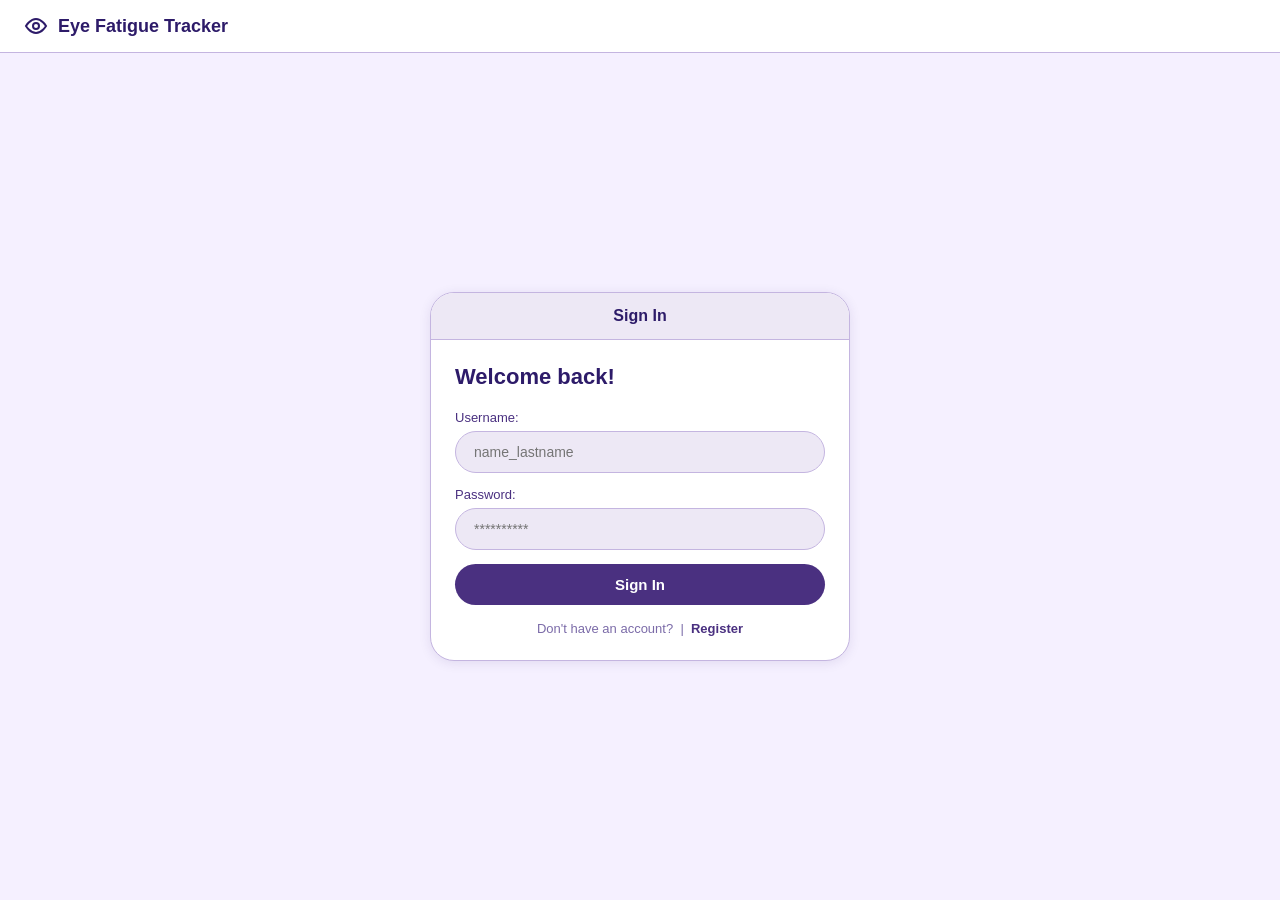
<file: deploy/ui/index.html>
<!DOCTYPE html>
<html lang="en">
<head>
  <meta charset="UTF-8" />
  <meta name="viewport" content="width=device-width, initial-scale=1.0" />
  <title>Eye Fatigue Tracker — Sign In</title>
  <link rel="stylesheet" href="style.css" />
  <style>
    /* page-specific layout */
    .page-center {
      display: flex;
      flex-direction: column;
      align-items: center;
      justify-content: center;
      min-height: calc(100vh - 53px);
      padding: 24px;
    }

    .auth-card {
      background: var(--white);
      border: 1.5px solid var(--lavender);
      border-radius: var(--radius-lg);
      width: 100%;
      max-width: 420px;
      overflow: hidden;
      box-shadow: var(--shadow);
    }

    .auth-card-title {
      background: var(--lavender-soft);
      padding: 14px 24px;
      font-size: 16px;
      font-weight: 700;
      color: var(--purple-dark);
      text-align: center;
      border-bottom: 1.5px solid var(--lavender);
    }

    .auth-card-body {
      padding: 24px;
    }

    .auth-card-body h2 {
      font-size: 22px;
      font-weight: 700;
      color: var(--purple-dark);
      margin-bottom: 20px;
    }

    .auth-footer {
      margin-top: 16px;
      text-align: center;
      font-size: 13px;
      color: var(--text-light);
    }

    .auth-footer a {
      color: var(--purple-mid);
      font-weight: 600;
      text-decoration: none;
    }

    .auth-footer a:hover {
      text-decoration: underline;
    }
  </style>
</head>
<body>

  <!-- Header -->
  <header class="header">
    <svg class="header-icon" viewBox="0 0 24 24" fill="none"
         stroke="currentColor" stroke-width="2">
      <path d="M2 12C2 12 6 5 12 5C18 5 22 12 22 12C22 12 18 19 12 19C6 19 2 12 2 12Z"/>
      <circle cx="12" cy="12" r="3"/>
    </svg>
    <h1>Eye Fatigue Tracker</h1>
  </header>

  <!-- Sign in form -->
  <main class="page-center">
    <div class="auth-card">
      <div class="auth-card-title">Sign In</div>
      <div class="auth-card-body">
        <h2>Welcome back!</h2>

        <div class="error-msg" id="login-error">
          Incorrect username or password.
        </div>

        <div class="input-group">
          <label for="username">Username:</label>
          <input type="text" id="username"
                 placeholder="name_lastname" autocomplete="username" />
        </div>

        <div class="input-group">
          <label for="password">Password:</label>
          <input type="password" id="password"
                 placeholder="**********" autocomplete="current-password" />
        </div>

        <button class="btn btn-primary" onclick="handleLogin()">
          Sign In
        </button>

        <div class="auth-footer">
          Don't have an account? &nbsp;|&nbsp;
          <a href="register.html">Register</a>
        </div>
      </div>
    </div>
  </main>

  <script src="app.js"></script>
</body>
</html>
</file>
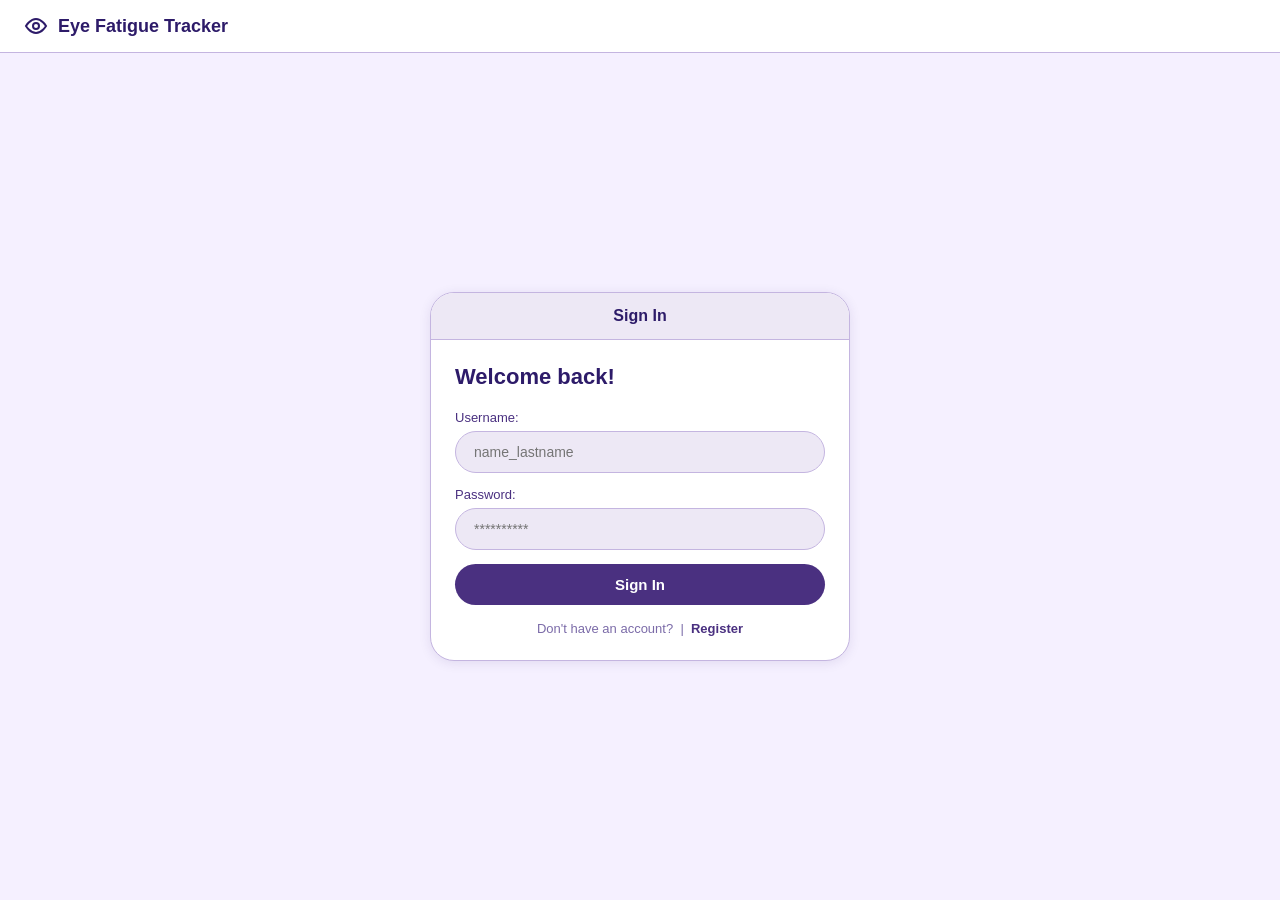
<file: deploy/ui/calibration.html>
<!DOCTYPE html>
<html lang="en">
<head>
  <meta charset="UTF-8" />
  <meta name="viewport" content="width=device-width, initial-scale=1.0" />
  <title>Eye Fatigue Tracker — Calibration</title>
  <link rel="stylesheet" href="style.css" />
  <style>
    .page-center {
      display: flex;
      align-items: center;
      justify-content: center;
      min-height: calc(100vh - 53px);
      padding: 24px;
    }

    .calib-card {
      background: var(--white);
      border: 1.5px solid var(--lavender);
      border-radius: var(--radius-lg);
      width: 100%;
      max-width: 480px;
      overflow: hidden;
      box-shadow: var(--shadow);
    }

    .calib-card-title {
      background: var(--lavender-soft);
      padding: 14px 24px;
      font-size: 16px;
      font-weight: 700;
      color: var(--purple-dark);
      text-align: center;
      border-bottom: 1.5px solid var(--lavender);
    }

    .calib-body {
      padding: 32px 28px;
    }

    .eye-icon {
      width: 64px;
      height: 64px;
      border-radius: 50%;
      background: var(--lavender-soft);
      border: 2px solid var(--lavender);
      display: flex;
      align-items: center;
      justify-content: center;
      margin: 0 auto 24px;
    }

    .calib-title {
      font-size: 20px;
      font-weight: 700;
      color: var(--purple-dark);
      text-align: center;
      margin-bottom: 8px;
    }

    .calib-sub {
      font-size: 13px;
      color: var(--text-light);
      text-align: center;
      margin-bottom: 28px;
      line-height: 1.6;
    }

    .instructions {
      background: var(--lavender-soft);
      border-radius: var(--radius-sm);
      padding: 16px 20px;
      margin-bottom: 28px;
    }

    .instruction-item {
      display: flex;
      align-items: flex-start;
      gap: 10px;
      margin-bottom: 10px;
      font-size: 13px;
      color: var(--text-mid);
      line-height: 1.5;
    }

    .instruction-item:last-child {
      margin-bottom: 0;
    }

    .bullet {
      width: 20px;
      height: 20px;
      border-radius: 50%;
      background: var(--purple-mid);
      color: var(--white);
      font-size: 11px;
      font-weight: 700;
      display: flex;
      align-items: center;
      justify-content: center;
      flex-shrink: 0;
      margin-top: 1px;
    }

    .progress-section {
      margin-bottom: 12px;
    }

    .progress-header {
      display: flex;
      justify-content: space-between;
      font-size: 13px;
      color: var(--text-light);
      margin-bottom: 8px;
    }

    .progress-bar-bg {
      background: var(--lavender-soft);
      border-radius: var(--radius-pill);
      height: 12px;
      overflow: hidden;
      border: 1px solid var(--lavender);
    }

    .progress-bar-fill {
      height: 100%;
      border-radius: var(--radius-pill);
      background: var(--purple-mid);
      width: 0%;
      transition: width 1s linear;
    }

    .calib-timer {
      text-align: center;
      font-size: 36px;
      font-weight: 700;
      color: var(--purple-dark);
      margin-top: 20px;
    }

    .calib-timer-label {
      text-align: center;
      font-size: 12px;
      color: var(--text-light);
      margin-top: 4px;
    }

    .calib-complete {
      display: none;
      text-align: center;
      padding: 16px 0 0;
    }

    .calib-complete p {
      font-size: 14px;
      color: var(--purple-mid);
      font-weight: 500;
      margin-bottom: 16px;
    }

    .btn-end-calib {
      background: #FF9999;
      color: var(--white);
      padding: 12px 24px;
      border-radius: var(--radius-pill);
      border: none;
      font-weight: 600;
      cursor: pointer;
      font-size: 14px;
      width: 100%;
      margin-top: 24px;
    }

    .btn-end-calib:hover {
      opacity: 0.85;
    }
  </style>
</head>
<body>

  <!-- Header -->
  <header class="header">
    <svg class="header-icon" viewBox="0 0 24 24" fill="none"
         stroke="currentColor" stroke-width="2">
      <path d="M2 12C2 12 6 5 12 5C18 5 22 12 22 12C22 12 18 19 12 19C6 19 2 12 2 12Z"/>
      <circle cx="12" cy="12" r="3"/>
    </svg>
    <h1>Eye Fatigue Tracker</h1>
  </header>

  <main class="page-center">
    <div class="calib-card">
      <div class="calib-card-title">Calibration</div>
      <div class="calib-body">

        <div class="eye-icon">
          <svg width="32" height="32" viewBox="0 0 24 24" fill="none"
               stroke="#4A3080" stroke-width="1.5">
            <path d="M2 12C2 12 6 5 12 5C18 5 22 12 22 12C22 12 18 19 12 19C6 19 2 12 2 12Z"/>
            <circle cx="12" cy="12" r="3"/>
          </svg>
        </div>

        <div class="calib-title">Establishing your baseline</div>
        <div class="calib-sub">
          Please remain still and blink naturally while we calibrate
          the system to your personal blink pattern.
        </div>

        <div class="instructions">
          <div class="instruction-item">
            <div class="bullet">1</div>
            Sit comfortably and look at the screen naturally
          </div>
          <div class="instruction-item">
            <div class="bullet">2</div>
            Blink at your normal rate, do not try to control it
          </div>
          <div class="instruction-item">
            <div class="bullet">3</div>
            Avoid rubbing your eyes or looking away for long periods
          </div>
          <div class="instruction-item">
            <div class="bullet">4</div>
            The system will notify you when calibration is complete
          </div>
        </div>

        <div class="progress-section">
          <div class="progress-header">
            <span id="calib-status">Calibrating...</span>
            <span id="calib-percent">0%</span>
          </div>
          <div class="progress-bar-bg">
            <div class="progress-bar-fill" id="calib-bar"></div>
          </div>
        </div>

        <div class="calib-timer" id="calib-timer">05:00</div>
        <div class="calib-timer-label">remaining</div>

        <button class="btn-end-calib" onclick="window.location.href='dashboard.html'">End Calibration</button>

        <div class="calib-complete" id="calib-complete">
          <p>Calibration complete — taking you to your dashboard.</p>
        </div>

      </div>
    </div>
  </main>

  <script src="app.js"></script>
</body>
</html>
</file>
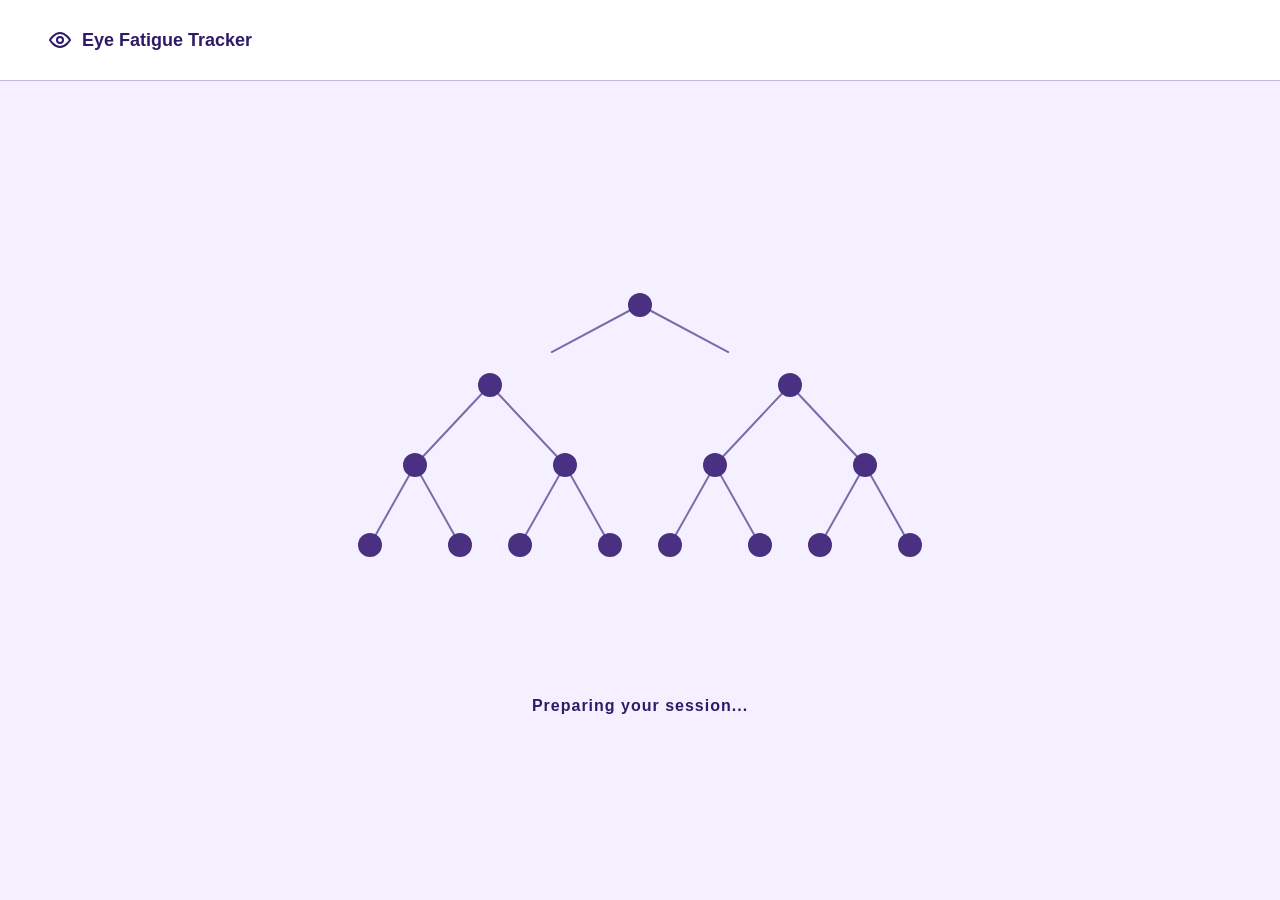
<file: deploy/ui/loading.html>
<!DOCTYPE html>
<html lang="en">
<head>
  <meta charset="UTF-8" />
  <meta name="viewport" content="width=device-width, initial-scale=1.0" />
  <title>Eye Fatigue Tracker — Loading</title>
  <link rel="stylesheet" href="style.css" />
  <style>
    body {
      display: flex;
      flex-direction: column;
      align-items: center;
      justify-content: center;
      min-height: 100vh;
      background: var(--bg);
    }

    .loading-container {
      display: flex;
      flex-direction: column;
      align-items: center;
      gap: 40px;
    }

    .header {
      width: 100%;
      border-bottom: 1.5px solid var(--lavender);
      position: absolute;
      top: 0;
      left: 0;
    }

    .loading-content {
      display: flex;
      flex-direction: column;
      align-items: center;
      gap: 32px;
      margin-top: 80px;
    }

    .tree-canvas {
      width: 100%;
      max-width: 600px;
      height: 400px;
    }

    .loading-text {
      font-size: 16px;
      font-weight: 600;
      color: var(--purple-dark);
      text-align: center;
      letter-spacing: 1px;
    }

    /* Node animation styles */
    @keyframes nodeAppear {
      0% {
        opacity: 0;
        transform: scale(0);
      }
      50% {
        opacity: 1;
      }
      100% {
        opacity: 1;
        transform: scale(1);
      }
    }

    @keyframes lineAppear {
      0% {
        opacity: 0;
        stroke-dasharray: 100;
        stroke-dashoffset: 100;
      }
      100% {
        opacity: 1;
        stroke-dasharray: 100;
        stroke-dashoffset: 0;
      }
    }

    .tree-node {
      animation: nodeAppear 0.4s ease-out forwards;
      transform-origin: center;
    }

    .tree-line {
      animation: lineAppear 0.5s ease-out forwards;
      stroke-linecap: round;
      stroke-linejoin: round;
    }
  </style>
</head>
<body>

  <!-- Header -->
  <header class="header">
    <div style="display: flex; align-items: center; gap: 10px; padding: 14px 24px;">
      <svg class="header-icon" viewBox="0 0 24 24" fill="none"
           stroke="currentColor" stroke-width="2">
        <path d="M2 12C2 12 6 5 12 5C18 5 22 12 22 12C22 12 18 19 12 19C6 19 2 12 2 12Z"/>
        <circle cx="12" cy="12" r="3"/>
      </svg>
      <h1>Eye Fatigue Tracker</h1>
    </div>
  </header>

  <div class="loading-content">
    <svg id="tree-svg" class="tree-canvas" viewBox="0 0 600 400" preserveAspectRatio="xMidYMid meet">
      <!-- Tree will be drawn here -->
    </svg>
    <div class="loading-text">Preparing your session...</div>
  </div>

  <script>
    const svg = document.getElementById('tree-svg');
    const NS = 'http://www.w3.org/2000/svg';

    // Color scheme from style.css
    const nodeColor = '#4A3080';
    const lineColor = '#7B6BA8';
    const nodeRadius = 12;

    // Tree structure: positions for a binary tree animation
    // Level 0 (root): 1 node
    // Level 1: 2 nodes
    // Level 2: 4 nodes
    // Level 3: 8 nodes

    const treeStructure = [
      // Level 0 - Root
      { id: 0, x: 300, y: 40, level: 0 },
      // Level 1 - Children of root
      { id: 1, x: 150, y: 120, level: 1, parent: 0 },
      { id: 2, x: 450, y: 120, level: 1, parent: 0 },
      // Level 2 - Grandchildren
      { id: 3, x: 75, y: 200, level: 2, parent: 1 },
      { id: 4, x: 225, y: 200, level: 2, parent: 1 },
      { id: 5, x: 375, y: 200, level: 2, parent: 2 },
      { id: 6, x: 525, y: 200, level: 2, parent: 2 },
      // Level 3 - Great-grandchildren
      { id: 7, x: 30, y: 280, level: 3, parent: 3 },
      { id: 8, x: 120, y: 280, level: 3, parent: 3 },
      { id: 9, x: 180, y: 280, level: 3, parent: 4 },
      { id: 10, x: 270, y: 280, level: 3, parent: 4 },
      { id: 11, x: 330, y: 280, level: 3, parent: 5 },
      { id: 12, x: 420, y: 280, level: 3, parent: 5 },
      { id: 13, x: 480, y: 280, level: 3, parent: 6 },
      { id: 14, x: 570, y: 280, level: 3, parent: 6 },
    ];

    function drawTree() {
      // First pass: draw all lines with staggered animation
      const edges = [];
      treeStructure.forEach(node => {
        if (node.parent !== undefined) {
          const parentNode = treeStructure.find(n => n.id === node.parent);
          edges.push({ parent: parentNode, child: node });
        }
      });

      // Draw lines
      edges.forEach((edge, idx) => {
        const line = document.createElementNS(NS, 'line');
        line.setAttribute('x1', edge.parent.x);
        line.setAttribute('y1', edge.parent.y);
        line.setAttribute('x2', edge.child.x);
        line.setAttribute('y2', edge.child.y);
        line.setAttribute('stroke', lineColor);
        line.setAttribute('stroke-width', '2');
        line.setAttribute('class', 'tree-line');
        line.style.animationDelay = `${idx * 0.1}s`;
        svg.appendChild(line);
      });

      // Draw nodes
      treeStructure.forEach((node, idx) => {
        const circle = document.createElementNS(NS, 'circle');
        circle.setAttribute('cx', node.x);
        circle.setAttribute('cy', node.y);
        circle.setAttribute('r', nodeRadius);
        circle.setAttribute('fill', nodeColor);
        circle.setAttribute('class', 'tree-node');
        circle.style.animationDelay = `${idx * 0.15}s`;
        svg.appendChild(circle);
      });
    }

    function redirectToSession() {
      window.location.href = 'session.html';
    }

    // Start animation
    drawTree();

    // Redirect after 5 seconds
    setTimeout(redirectToSession, 5000);
  </script>
</body>
</html>
</file>
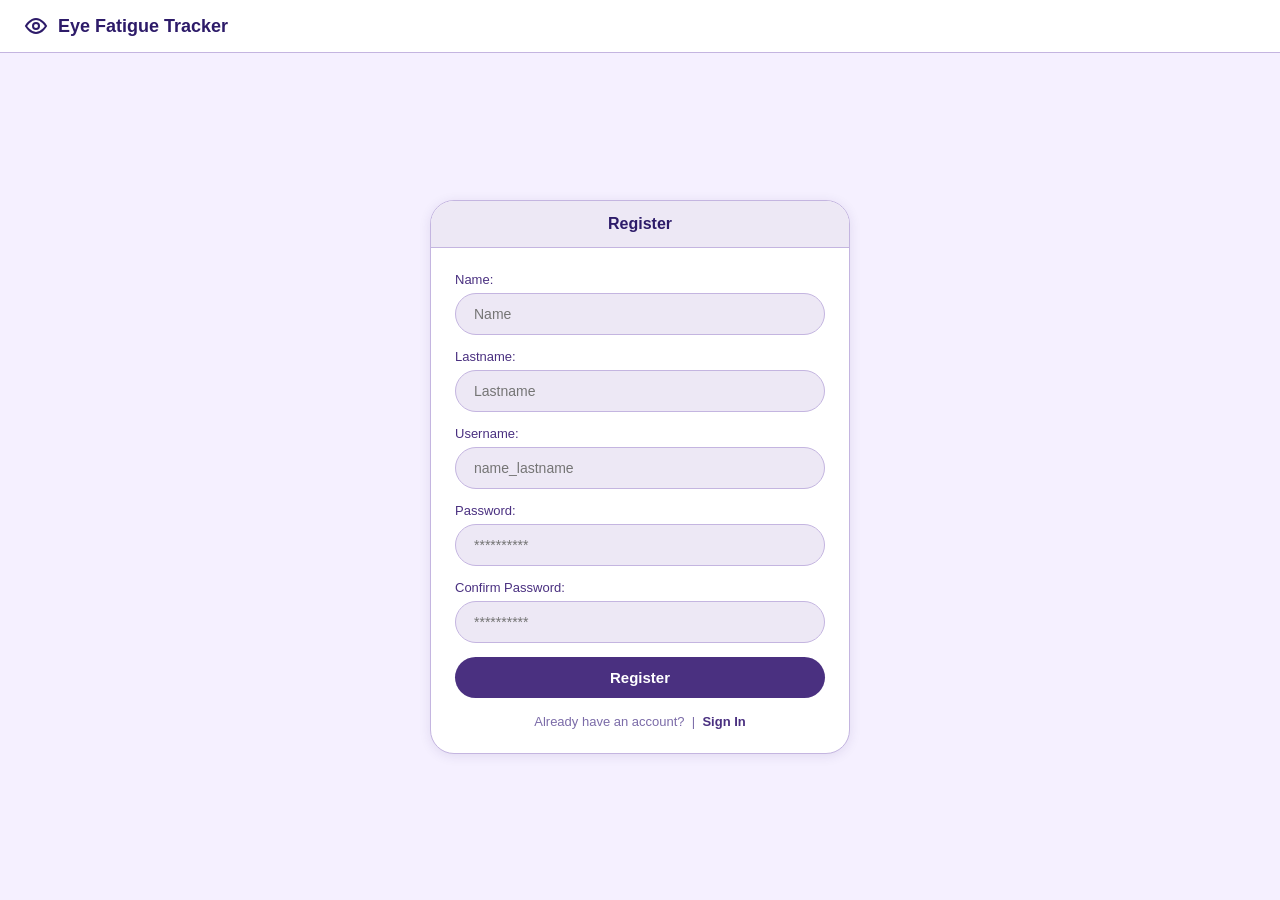
<file: deploy/ui/register.html>
<!DOCTYPE html>
<html lang="en">
<head>
  <meta charset="UTF-8" />
  <meta name="viewport" content="width=device-width, initial-scale=1.0" />
  <title>Eye Fatigue Tracker — Register</title>
  <link rel="stylesheet" href="style.css" />
  <style>
    .page-center {
      display: flex;
      flex-direction: column;
      align-items: center;
      justify-content: center;
      min-height: calc(100vh - 53px);
      padding: 24px;
    }

    .auth-card {
      background: var(--white);
      border: 1.5px solid var(--lavender);
      border-radius: var(--radius-lg);
      width: 100%;
      max-width: 420px;
      overflow: hidden;
      box-shadow: var(--shadow);
    }

    .auth-card-title {
      background: var(--lavender-soft);
      padding: 14px 24px;
      font-size: 16px;
      font-weight: 700;
      color: var(--purple-dark);
      text-align: center;
      border-bottom: 1.5px solid var(--lavender);
    }

    .auth-card-body {
      padding: 24px;
    }

    .auth-footer {
      margin-top: 16px;
      text-align: center;
      font-size: 13px;
      color: var(--text-light);
    }

    .auth-footer a {
      color: var(--purple-mid);
      font-weight: 600;
      text-decoration: none;
    }

    .auth-footer a:hover {
      text-decoration: underline;
    }
  </style>
</head>
<body>

  <!-- Header -->
  <header class="header">
    <svg class="header-icon" viewBox="0 0 24 24" fill="none"
         stroke="currentColor" stroke-width="2">
      <path d="M2 12C2 12 6 5 12 5C18 5 22 12 22 12C22 12 18 19 12 19C6 19 2 12 2 12Z"/>
      <circle cx="12" cy="12" r="3"/>
    </svg>
    <h1>Eye Fatigue Tracker</h1>
  </header>

  <!-- Register form -->
  <main class="page-center">
    <div class="auth-card">
      <div class="auth-card-title">Register</div>
      <div class="auth-card-body">

        <div class="error-msg" id="register-error"></div>

        <div class="input-group">
          <label for="reg-name">Name:</label>
          <input type="text" id="reg-name" placeholder="Name" />
        </div>

        <div class="input-group">
          <label for="reg-lastname">Lastname:</label>
          <input type="text" id="reg-lastname" placeholder="Lastname" />
        </div>
        
        <div class="input-group">
            <label for="reg-username">Username:</label>
            <input type="text" id="reg-username" placeholder="name_lastname" />
        </div>

        <div class="input-group">
          <label for="reg-password">Password:</label>
          <input type="password" id="reg-password"
                 placeholder="**********" />
        </div>

        <div class="input-group">
          <label for="reg-confirm">Confirm Password:</label>
          <input type="password" id="reg-confirm"
                 placeholder="**********" />
        </div>

        <button class="btn btn-primary" onclick="handleRegister()">
          Register
        </button>

        <div class="auth-footer">
          Already have an account? &nbsp;|&nbsp;
          <a href="index.html">Sign In</a>
        </div>
      </div>
    </div>
  </main>

  <script src="app.js"></script>
</body>
</html>
</file>
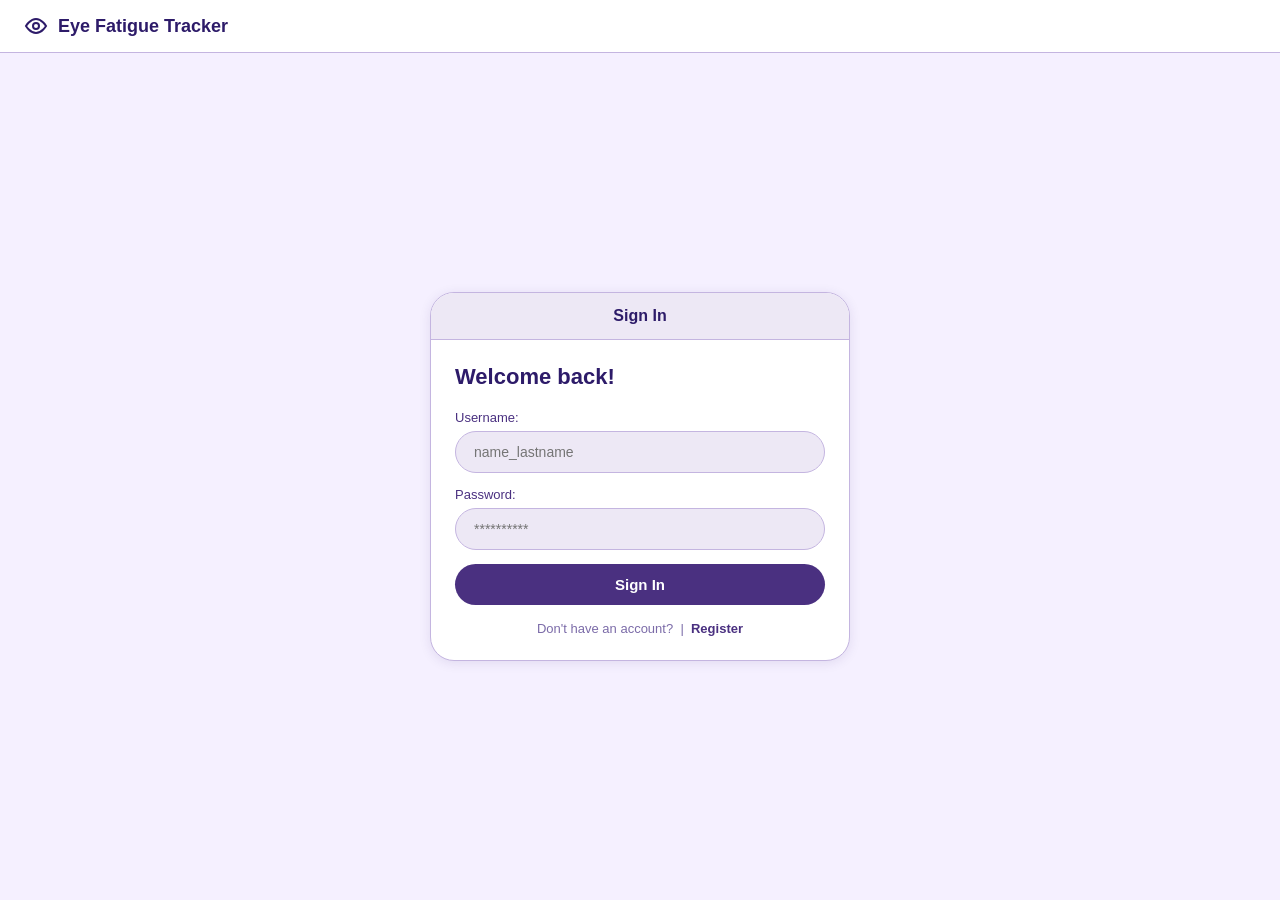
<file: src/server/ui/adjust_device.html>
<!DOCTYPE html>
<html lang="en">
<head>
  <meta charset="UTF-8" />
  <meta name="viewport" content="width=device-width, initial-scale=1.0" />
  <title>Eye Fatigue Tracker — Adjust Camera</title>
  <link rel="stylesheet" href="style.css" />
  <style>
    .page-center {
      display: flex;
      align-items: center;
      justify-content: center;
      min-height: calc(100vh - 53px);
      padding: 24px;
    }

    .adjust-card {
      background: var(--lavender-soft);
      border-radius: 28px;
      width: min(92vw, 420px);
      aspect-ratio: 1;
      display: flex;
      flex-direction: column;
      align-items: center;
      justify-content: center;
      gap: 20px;
      padding: 40px 32px;
      text-align: center;
    }

    .eye-icon {
      width: 72px;
      height: 72px;
      color: var(--purple-dark);
    }

    .adjust-title {
      font-size: 22px;
      font-weight: 700;
      color: var(--purple-dark);
    }

    .adjust-sub {
      font-size: 14px;
      color: var(--text-mid);
      line-height: 1.5;
      max-width: 280px;
    }

    .blink-state {
      font-size: 56px;
      font-weight: 700;
      color: var(--purple-dark);
      letter-spacing: 2px;
      min-height: 68px;
      transition: opacity 0.15s ease;
    }

    .blink-state.open {
      opacity: 0.85;
    }

    .btn-next {
      background: var(--green);
      color: var(--white);
      padding: 12px 48px;
      border-radius: var(--radius-pill);
      border: none;
      font-weight: 600;
      cursor: pointer;
      font-size: 15px;
      margin-top: 8px;
    }

    .btn-next:hover {
      opacity: 0.85;
    }

    .btn-next:disabled {
      opacity: 0.6;
      cursor: wait;
    }
  </style>
</head>
<body>

  <header class="header">
    <svg class="header-icon" viewBox="0 0 24 24" fill="none"
         stroke="currentColor" stroke-width="2">
      <path d="M2 12C2 12 6 5 12 5C18 5 22 12 22 12C22 12 18 19 12 19C6 19 2 12 2 12Z"/>
      <circle cx="12" cy="12" r="3"/>
    </svg>
    <h1>Eye Fatigue Tracker</h1>
  </header>

  <main class="page-center">
    <div class="adjust-card">
      <svg class="eye-icon" viewBox="0 0 24 24" fill="none"
           stroke="currentColor" stroke-width="1.5">
        <path d="M2 12C2 12 6 5 12 5C18 5 22 12 22 12C22 12 18 19 12 19C6 19 2 12 2 12Z"/>
        <circle cx="12" cy="12" r="3"/>
      </svg>

      <div class="adjust-title">Adjust the Camera</div>
      <div class="adjust-sub">Until your blinks match states shown below</div>

      <div class="blink-state open" id="blink-state">OPEN</div>

      <button class="btn-next" id="btn-next" type="button">Next</button>
    </div>
  </main>

  <script src="app.js"></script>
</body>
</html>
</file>
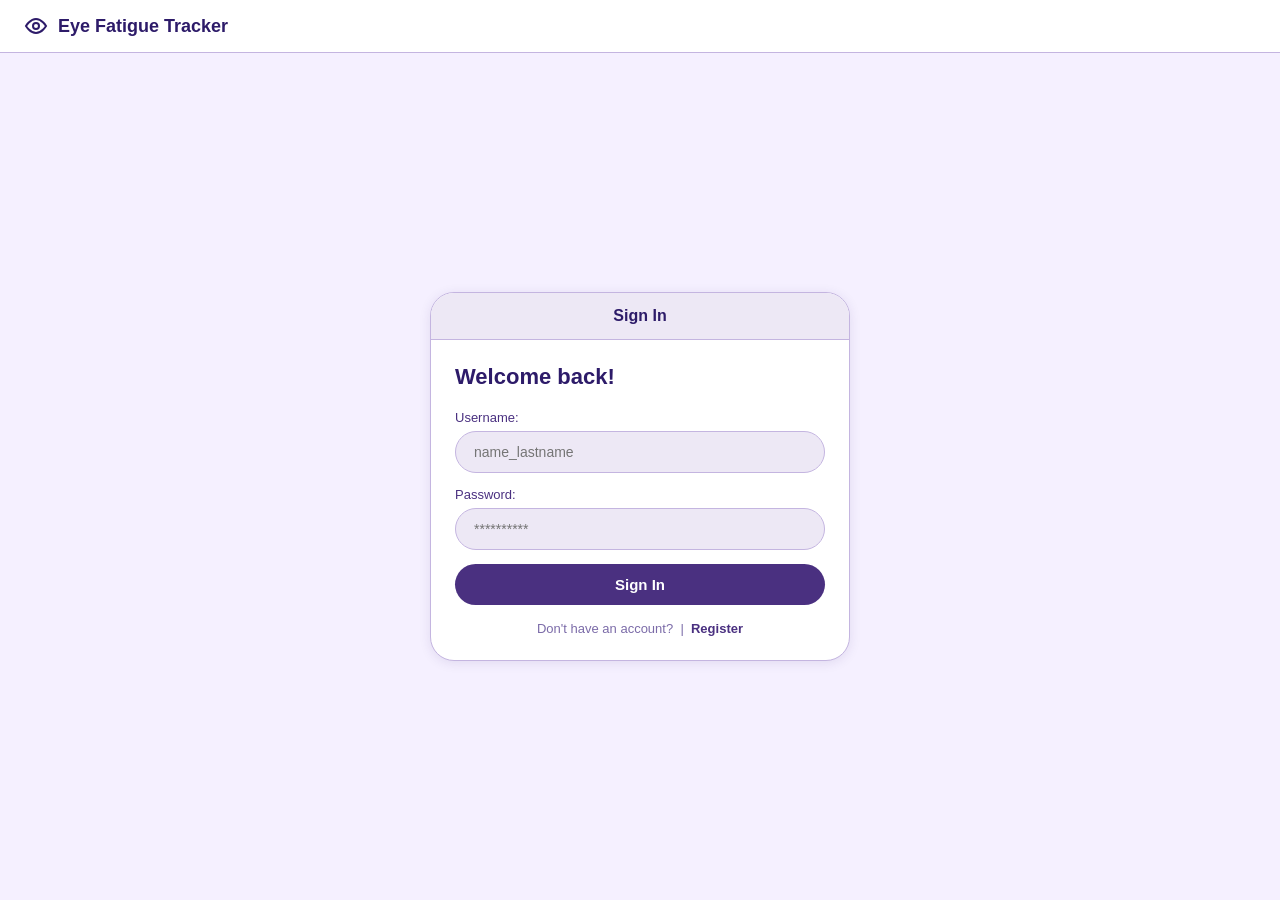
<file: src/server/ui/calibration.html>
<!DOCTYPE html>
<html lang="en">
<head>
  <meta charset="UTF-8" />
  <meta name="viewport" content="width=device-width, initial-scale=1.0" />
  <title>Eye Fatigue Tracker — Calibration</title>
  <link rel="stylesheet" href="style.css" />
  <style>
    .page-center {
      display: flex;
      align-items: center;
      justify-content: center;
      min-height: calc(100vh - 53px);
      padding: 24px;
    }

    .calib-card {
      background: var(--white);
      border: 1.5px solid var(--lavender);
      border-radius: var(--radius-lg);
      width: 100%;
      max-width: 480px;
      overflow: hidden;
      box-shadow: var(--shadow);
    }

    .calib-card-title {
      background: var(--lavender-soft);
      padding: 14px 24px;
      font-size: 16px;
      font-weight: 700;
      color: var(--purple-dark);
      text-align: center;
      border-bottom: 1.5px solid var(--lavender);
    }

    .calib-body {
      padding: 32px 28px;
    }

    .eye-icon {
      width: 64px;
      height: 64px;
      border-radius: 50%;
      background: var(--lavender-soft);
      border: 2px solid var(--lavender);
      display: flex;
      align-items: center;
      justify-content: center;
      margin: 0 auto 24px;
    }

    .calib-title {
      font-size: 20px;
      font-weight: 700;
      color: var(--purple-dark);
      text-align: center;
      margin-bottom: 8px;
    }

    .calib-sub {
      font-size: 13px;
      color: var(--text-light);
      text-align: center;
      margin-bottom: 28px;
      line-height: 1.6;
    }

    .instructions {
      background: var(--lavender-soft);
      border-radius: var(--radius-sm);
      padding: 16px 20px;
      margin-bottom: 28px;
    }

    .instruction-item {
      display: flex;
      align-items: flex-start;
      gap: 10px;
      margin-bottom: 10px;
      font-size: 13px;
      color: var(--text-mid);
      line-height: 1.5;
    }

    .instruction-item:last-child {
      margin-bottom: 0;
    }

    .bullet {
      width: 20px;
      height: 20px;
      border-radius: 50%;
      background: var(--purple-mid);
      color: var(--white);
      font-size: 11px;
      font-weight: 700;
      display: flex;
      align-items: center;
      justify-content: center;
      flex-shrink: 0;
      margin-top: 1px;
    }

    .progress-section {
      margin-bottom: 12px;
    }

    .progress-header {
      display: flex;
      justify-content: space-between;
      font-size: 13px;
      color: var(--text-light);
      margin-bottom: 8px;
    }

    .progress-bar-bg {
      background: var(--lavender-soft);
      border-radius: var(--radius-pill);
      height: 12px;
      overflow: hidden;
      border: 1px solid var(--lavender);
    }

    .progress-bar-fill {
      height: 100%;
      border-radius: var(--radius-pill);
      background: var(--purple-mid);
      width: 0%;
      transition: width 1s linear;
    }

    .calib-timer {
      text-align: center;
      font-size: 36px;
      font-weight: 700;
      color: var(--purple-dark);
      margin-top: 20px;
    }

    .calib-timer-label {
      text-align: center;
      font-size: 12px;
      color: var(--text-light);
      margin-top: 4px;
    }

    .calib-complete {
      display: none;
      text-align: center;
      padding: 16px 0 0;
    }

    .calib-complete p {
      font-size: 14px;
      color: var(--purple-mid);
      font-weight: 500;
      margin-bottom: 16px;
    }

    .btn-end-calib {
      background: #FF9999;
      color: var(--white);
      padding: 12px 24px;
      border-radius: var(--radius-pill);
      border: none;
      font-weight: 600;
      cursor: pointer;
      font-size: 14px;
      width: 100%;
      margin-top: 24px;
    }

    .btn-end-calib:hover {
      opacity: 0.85;
    }
  </style>
</head>
<body>

  <!-- Header -->
  <header class="header">
    <svg class="header-icon" viewBox="0 0 24 24" fill="none"
         stroke="currentColor" stroke-width="2">
      <path d="M2 12C2 12 6 5 12 5C18 5 22 12 22 12C22 12 18 19 12 19C6 19 2 12 2 12Z"/>
      <circle cx="12" cy="12" r="3"/>
    </svg>
    <h1>Eye Fatigue Tracker</h1>
  </header>

  <main class="page-center">
    <div class="calib-card">
      <div class="calib-card-title">Calibration</div>
      <div class="calib-body">

        <div class="eye-icon">
          <svg width="32" height="32" viewBox="0 0 24 24" fill="none"
               stroke="#4A3080" stroke-width="1.5">
            <path d="M2 12C2 12 6 5 12 5C18 5 22 12 22 12C22 12 18 19 12 19C6 19 2 12 2 12Z"/>
            <circle cx="12" cy="12" r="3"/>
          </svg>
        </div>

        <div class="calib-title">Establishing your baseline</div>
        <div class="calib-sub">
          Please remain still and blink naturally while we calibrate
          the system to your personal blink pattern.
        </div>

        <div class="instructions">
          <div class="instruction-item">
            <div class="bullet">1</div>
            Sit comfortably and look at the screen naturally
          </div>
          <div class="instruction-item">
            <div class="bullet">2</div>
            Blink at your normal rate, do not try to control it
          </div>
          <div class="instruction-item">
            <div class="bullet">3</div>
            Avoid rubbing your eyes or looking away for long periods
          </div>
          <div class="instruction-item">
            <div class="bullet">4</div>
            The system will notify you when calibration is complete
          </div>
        </div>

        <div class="progress-section">
          <div class="progress-header">
            <span id="calib-status">Calibrating...</span>
            <span id="calib-percent">0%</span>
          </div>
          <div class="progress-bar-bg">
            <div class="progress-bar-fill" id="calib-bar"></div>
          </div>
        </div>

        <div class="calib-timer" id="calib-timer">05:00</div>
        <div class="calib-timer-label">remaining</div>

        <button class="btn-end-calib" type="button">End Calibration</button>

        <div class="calib-complete" id="calib-complete">
          <p>Calibration complete — preparing your session model.</p>
        </div>

      </div>
    </div>
  </main>

  <script src="app.js"></script>
</body>
</html>
</file>
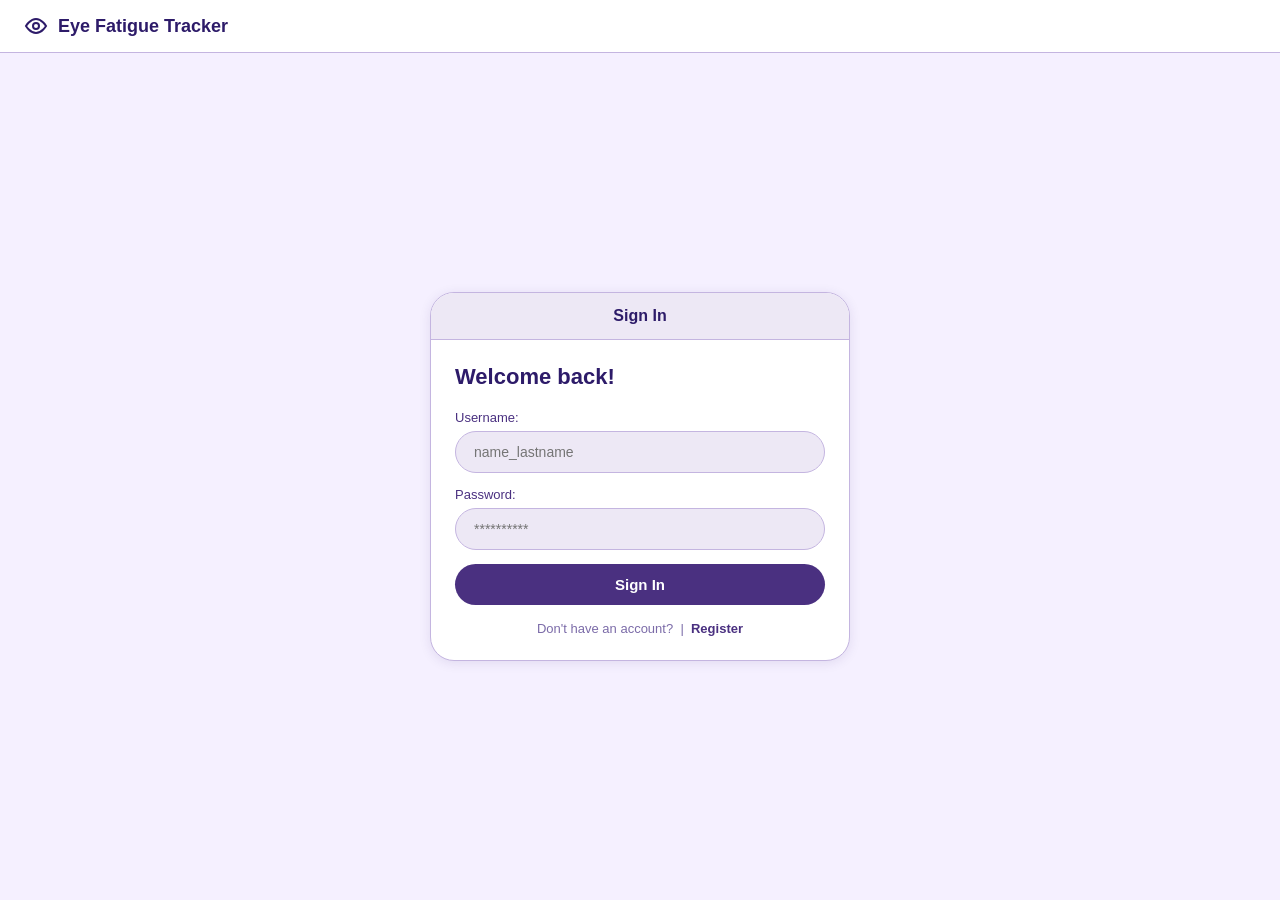
<file: src/server/ui/loading.html>
<!DOCTYPE html>
<html lang="en">
<head>
  <meta charset="UTF-8" />
  <meta name="viewport" content="width=device-width, initial-scale=1.0" />
  <title>Eye Fatigue Tracker — Loading</title>
  <link rel="stylesheet" href="style.css" />
  <style>
    body {
      display: flex;
      flex-direction: column;
      align-items: center;
      justify-content: center;
      min-height: 100vh;
      background: var(--bg);
    }

    .loading-container {
      display: flex;
      flex-direction: column;
      align-items: center;
      gap: 40px;
    }

    .header {
      width: 100%;
      border-bottom: 1.5px solid var(--lavender);
      position: absolute;
      top: 0;
      left: 0;
    }

    .loading-content {
      display: flex;
      flex-direction: column;
      align-items: center;
      gap: 32px;
      margin-top: 80px;
    }

    .tree-canvas {
      width: 100%;
      max-width: 600px;
      height: 400px;
    }

    .loading-text {
      font-size: 16px;
      font-weight: 600;
      color: var(--purple-dark);
      text-align: center;
      letter-spacing: 1px;
    }

    /* Node animation styles */
    @keyframes nodeAppear {
      0% {
        opacity: 0;
        transform: scale(0);
      }
      50% {
        opacity: 1;
      }
      100% {
        opacity: 1;
        transform: scale(1);
      }
    }

    @keyframes lineAppear {
      0% {
        opacity: 0;
        stroke-dasharray: 100;
        stroke-dashoffset: 100;
      }
      100% {
        opacity: 1;
        stroke-dasharray: 100;
        stroke-dashoffset: 0;
      }
    }

    .tree-node {
      animation: nodeAppear 0.4s ease-out forwards;
      transform-origin: center;
    }

    .tree-line {
      animation: lineAppear 0.5s ease-out forwards;
      stroke-linecap: round;
      stroke-linejoin: round;
    }
  </style>
</head>
<body>

  <!-- Header -->
  <header class="header">
    <div style="display: flex; align-items: center; gap: 10px; padding: 14px 24px;">
      <svg class="header-icon" viewBox="0 0 24 24" fill="none"
           stroke="currentColor" stroke-width="2">
        <path d="M2 12C2 12 6 5 12 5C18 5 22 12 22 12C22 12 18 19 12 19C6 19 2 12 2 12Z"/>
        <circle cx="12" cy="12" r="3"/>
      </svg>
      <h1>Eye Fatigue Tracker</h1>
    </div>
  </header>

  <div class="loading-content">
    <svg id="tree-svg" class="tree-canvas" viewBox="0 0 600 400" preserveAspectRatio="xMidYMid meet">
      <!-- Tree will be drawn here -->
    </svg>
    <div class="loading-text">Preparing your session...</div>
  </div>

  <script>
    const svg = document.getElementById('tree-svg');
    const NS = 'http://www.w3.org/2000/svg';

    // Color scheme from style.css
    const nodeColor = '#4A3080';
    const lineColor = '#7B6BA8';
    const nodeRadius = 12;

    // Tree structure: positions for a binary tree animation
    // Level 0 (root): 1 node
    // Level 1: 2 nodes
    // Level 2: 4 nodes
    // Level 3: 8 nodes

    const treeStructure = [
      // Level 0 - Root
      { id: 0, x: 300, y: 40, level: 0 },
      // Level 1 - Children of root
      { id: 1, x: 150, y: 120, level: 1, parent: 0 },
      { id: 2, x: 450, y: 120, level: 1, parent: 0 },
      // Level 2 - Grandchildren
      { id: 3, x: 75, y: 200, level: 2, parent: 1 },
      { id: 4, x: 225, y: 200, level: 2, parent: 1 },
      { id: 5, x: 375, y: 200, level: 2, parent: 2 },
      { id: 6, x: 525, y: 200, level: 2, parent: 2 },
      // Level 3 - Great-grandchildren
      { id: 7, x: 30, y: 280, level: 3, parent: 3 },
      { id: 8, x: 120, y: 280, level: 3, parent: 3 },
      { id: 9, x: 180, y: 280, level: 3, parent: 4 },
      { id: 10, x: 270, y: 280, level: 3, parent: 4 },
      { id: 11, x: 330, y: 280, level: 3, parent: 5 },
      { id: 12, x: 420, y: 280, level: 3, parent: 5 },
      { id: 13, x: 480, y: 280, level: 3, parent: 6 },
      { id: 14, x: 570, y: 280, level: 3, parent: 6 },
    ];

    function drawTree() {
      // First pass: draw all lines with staggered animation
      const edges = [];
      treeStructure.forEach(node => {
        if (node.parent !== undefined) {
          const parentNode = treeStructure.find(n => n.id === node.parent);
          edges.push({ parent: parentNode, child: node });
        }
      });

      // Draw lines
      edges.forEach((edge, idx) => {
        const line = document.createElementNS(NS, 'line');
        line.setAttribute('x1', edge.parent.x);
        line.setAttribute('y1', edge.parent.y);
        line.setAttribute('x2', edge.child.x);
        line.setAttribute('y2', edge.child.y);
        line.setAttribute('stroke', lineColor);
        line.setAttribute('stroke-width', '2');
        line.setAttribute('class', 'tree-line');
        line.style.animationDelay = `${idx * 0.1}s`;
        svg.appendChild(line);
      });

      // Draw nodes
      treeStructure.forEach((node, idx) => {
        const circle = document.createElementNS(NS, 'circle');
        circle.setAttribute('cx', node.x);
        circle.setAttribute('cy', node.y);
        circle.setAttribute('r', nodeRadius);
        circle.setAttribute('fill', nodeColor);
        circle.setAttribute('class', 'tree-node');
        circle.style.animationDelay = `${idx * 0.15}s`;
        svg.appendChild(circle);
      });
    }

    drawTree();
  </script>
  <script src="app.js"></script>
</body>
</html>
</file>
<file: deploy/ui/style.css>
/* ── Variables ── */
:root {
  --purple-dark:   #2D1B69;
  --purple-mid:    #4A3080;
  --purple-light:  #7B6BA8;
  --lavender:      #C4B5E0;
  --lavender-soft: #EDE8F5;
  --bg:            #F5F0FF;
  --white:         #FFFFFF;
  --text-dark:     #1A1035;
  --text-mid:      #4A3080;
  --text-light:    #7B6BA8;
  --orange:        #FF6B35;
  --green:         #4CAF50;
  --red:           #F44336;
  --radius-sm:     8px;
  --radius-md:     16px;
  --radius-lg:     24px;
  --radius-pill:   999px;
  --shadow:        0 2px 12px rgba(45, 27, 105, 0.1);
}

/* ── Reset ── */
* {
  margin: 0;
  padding: 0;
  box-sizing: border-box;
}

body {
  font-family: -apple-system, BlinkMacSystemFont, "Segoe UI", sans-serif;
  background: var(--bg);
  color: var(--text-dark);
  min-height: 100vh;
}

/* ── Header ── */
.header {
  display: flex;
  align-items: center;
  gap: 10px;
  padding: 14px 24px;
  background: var(--white);
  border-bottom: 1.5px solid var(--lavender);
}

.header-icon {
  width: 24px;
  height: 24px;
  color: var(--purple-dark);
}

.header h1 {
  font-size: 18px;
  font-weight: 600;
  color: var(--purple-dark);
}

/* ── Cards ── */
.card {
  background: var(--white);
  border-radius: var(--radius-md);
  border: 1.5px solid var(--lavender);
  padding: 16px;
  box-shadow: var(--shadow);
}

.card-title {
  font-size: 13px;
  font-weight: 600;
  color: var(--text-dark);
  margin-bottom: 12px;
  padding-bottom: 8px;
  border-bottom: 1.5px solid var(--lavender-soft);
}

/* ── Inputs ── */
.input-group {
  display: flex;
  flex-direction: column;
  gap: 6px;
  margin-bottom: 14px;
}

.input-group label {
  font-size: 13px;
  font-weight: 500;
  color: var(--text-mid);
}

.input-group input {
  padding: 12px 18px;
  border-radius: var(--radius-pill);
  border: 1.5px solid var(--lavender);
  background: var(--lavender-soft);
  font-size: 14px;
  color: var(--text-dark);
  outline: none;
  transition: border-color 0.2s;
}

.input-group input:focus {
  border-color: var(--purple-mid);
}

/* ── Buttons ── */
.btn {
  padding: 12px 24px;
  border-radius: var(--radius-pill);
  border: none;
  font-size: 15px;
  font-weight: 600;
  cursor: pointer;
  transition: opacity 0.2s;
}

.btn:hover { opacity: 0.85; }

.btn-primary {
  background: var(--purple-mid);
  color: var(--white);
  width: 100%;
}

.btn-start  { background: var(--green);  color: var(--white); }
.btn-pause  { background: var(--orange); color: var(--white); }
.btn-end    { background: var(--red);    color: var(--white); }

/* ── Toggle tabs ── */
.toggle-group {
  display: inline-flex;
  background: var(--lavender-soft);
  border-radius: var(--radius-pill);
  padding: 3px;
  gap: 2px;
}

.toggle-group button {
  padding: 5px 14px;
  border-radius: var(--radius-pill);
  border: none;
  font-size: 12px;
  font-weight: 500;
  cursor: pointer;
  background: transparent;
  color: var(--text-light);
  transition: all 0.2s;
}

.toggle-group button.active {
  background: var(--purple-dark);
  color: var(--white);
}

/* ── Accordion ── */
.accordion-item {
  border-radius: var(--radius-md);
  border: 1.5px solid var(--lavender);
  margin-bottom: 12px;
  overflow: hidden;
}

.accordion-header {
  display: flex;
  align-items: center;
  gap: 10px;
  padding: 14px 18px;
  cursor: pointer;
  background: var(--white);
  font-size: 14px;
  font-weight: 500;
  color: var(--purple-dark);
}

.accordion-header:hover {
  background: var(--lavender-soft);
}

.accordion-body {
  display: none;
  padding: 14px 18px;
  font-size: 13px;
  color: var(--text-mid);
  line-height: 1.6;
  background: var(--white);
  border-top: 1.5px solid var(--lavender-soft);
}

.accordion-body.open {
  display: block;
}

/* ── Error message ── */
.error-msg {
  font-size: 13px;
  color: var(--red);
  margin-bottom: 10px;
  display: none;
}

.error-msg.visible {
  display: block;
}

/* ── Metric value display ── */
.metric-value {
  font-size: 36px;
  font-weight: 700;
  color: var(--purple-dark);
  text-align: center;
  padding: 12px 0;
}

.metric-value.orange {
  color: var(--orange);
}
</file>
<file: src/server/ui/style.css>
/* ── Variables ── */
:root {
  --purple-dark:   #2D1B69;
  --purple-mid:    #4A3080;
  --purple-light:  #7B6BA8;
  --lavender:      #C4B5E0;
  --lavender-soft: #EDE8F5;
  --bg:            #F5F0FF;
  --white:         #FFFFFF;
  --text-dark:     #1A1035;
  --text-mid:      #4A3080;
  --text-light:    #7B6BA8;
  --orange:        #FF6B35;
  --green:         #4CAF50;
  --red:           #F44336;
  --radius-sm:     8px;
  --radius-md:     16px;
  --radius-lg:     24px;
  --radius-pill:   999px;
  --shadow:        0 2px 12px rgba(45, 27, 105, 0.1);
}

/* ── Reset ── */
* {
  margin: 0;
  padding: 0;
  box-sizing: border-box;
}

body {
  font-family: -apple-system, BlinkMacSystemFont, "Segoe UI", sans-serif;
  background: var(--bg);
  color: var(--text-dark);
  min-height: 100vh;
}

/* ── Header ── */
.header {
  display: flex;
  align-items: center;
  gap: 10px;
  padding: 14px 24px;
  background: var(--white);
  border-bottom: 1.5px solid var(--lavender);
}

.header-icon {
  width: 24px;
  height: 24px;
  color: var(--purple-dark);
}

.header h1 {
  font-size: 18px;
  font-weight: 600;
  color: var(--purple-dark);
}

/* ── Cards ── */
.card {
  background: var(--white);
  border-radius: var(--radius-md);
  border: 1.5px solid var(--lavender);
  padding: 16px;
  box-shadow: var(--shadow);
}

.card-title {
  font-size: 13px;
  font-weight: 600;
  color: var(--text-dark);
  margin-bottom: 12px;
  padding-bottom: 8px;
  border-bottom: 1.5px solid var(--lavender-soft);
}

/* ── Inputs ── */
.input-group {
  display: flex;
  flex-direction: column;
  gap: 6px;
  margin-bottom: 14px;
}

.input-group label {
  font-size: 13px;
  font-weight: 500;
  color: var(--text-mid);
}

.input-group input {
  padding: 12px 18px;
  border-radius: var(--radius-pill);
  border: 1.5px solid var(--lavender);
  background: var(--lavender-soft);
  font-size: 14px;
  color: var(--text-dark);
  outline: none;
  transition: border-color 0.2s;
}

.input-group input:focus {
  border-color: var(--purple-mid);
}

/* ── Buttons ── */
.btn {
  padding: 12px 24px;
  border-radius: var(--radius-pill);
  border: none;
  font-size: 15px;
  font-weight: 600;
  cursor: pointer;
  transition: opacity 0.2s;
}

.btn:hover { opacity: 0.85; }

.btn-primary {
  background: var(--purple-mid);
  color: var(--white);
  width: 100%;
}

.btn-start  { background: var(--green);  color: var(--white); }
.btn-pause  { background: var(--orange); color: var(--white); }
.btn-end    { background: var(--red);    color: var(--white); }

/* ── Toggle tabs ── */
.toggle-group {
  display: inline-flex;
  background: var(--lavender-soft);
  border-radius: var(--radius-pill);
  padding: 3px;
  gap: 2px;
}

.toggle-group button {
  padding: 5px 14px;
  border-radius: var(--radius-pill);
  border: none;
  font-size: 12px;
  font-weight: 500;
  cursor: pointer;
  background: transparent;
  color: var(--text-light);
  transition: all 0.2s;
}

.toggle-group button.active {
  background: var(--purple-dark);
  color: var(--white);
}

/* ── Accordion ── */
.accordion-item {
  border-radius: var(--radius-md);
  border: 1.5px solid var(--lavender);
  margin-bottom: 12px;
  overflow: hidden;
}

.accordion-header {
  display: flex;
  align-items: center;
  gap: 10px;
  padding: 14px 18px;
  cursor: pointer;
  background: var(--white);
  font-size: 14px;
  font-weight: 500;
  color: var(--purple-dark);
}

.accordion-header:hover {
  background: var(--lavender-soft);
}

.accordion-body {
  display: none;
  padding: 14px 18px;
  font-size: 13px;
  color: var(--text-mid);
  line-height: 1.6;
  background: var(--white);
  border-top: 1.5px solid var(--lavender-soft);
}

.accordion-body.open {
  display: block;
}

/* ── Error message ── */
.error-msg {
  font-size: 13px;
  color: var(--red);
  margin-bottom: 10px;
  display: none;
}

.error-msg.visible {
  display: block;
}

/* ── Metric value display ── */
.metric-value {
  font-size: 36px;
  font-weight: 700;
  color: var(--purple-dark);
  text-align: center;
  padding: 12px 0;
}

.metric-value.orange {
  color: var(--orange);
}

/* ── Latest / Current metrics panel ── */
.metrics-panel {
  background: var(--lavender-soft);
  border-radius: 40px;
  padding: 32px;
  display: flex;
  flex-direction: column;
  align-items: center;
  justify-content: flex-start;
  align-self: stretch;
  min-height: 200px;
}

.metrics-panel h2 {
  font-size: 20px;
  font-weight: 700;
  color: var(--purple-dark);
  text-align: center;
  margin: 0 0 24px;
  width: 100%;
}

.metrics-panel .metrics-body {
  flex: 1;
  display: flex;
  flex-direction: column;
  align-items: center;
  justify-content: center;
  gap: 10px;
  width: 100%;
}

.metrics-panel .metrics-body .metric-value {
  font-size: 42px;
  font-weight: 700;
  color: var(--purple-dark);
  text-align: center;
  line-height: 1.1;
  padding: 0;
}

.metrics-panel .metrics-body .metric-label {
  font-size: 14px;
  font-weight: 400;
  color: var(--purple-dark);
  text-align: center;
  line-height: 1.3;
}
</file>
